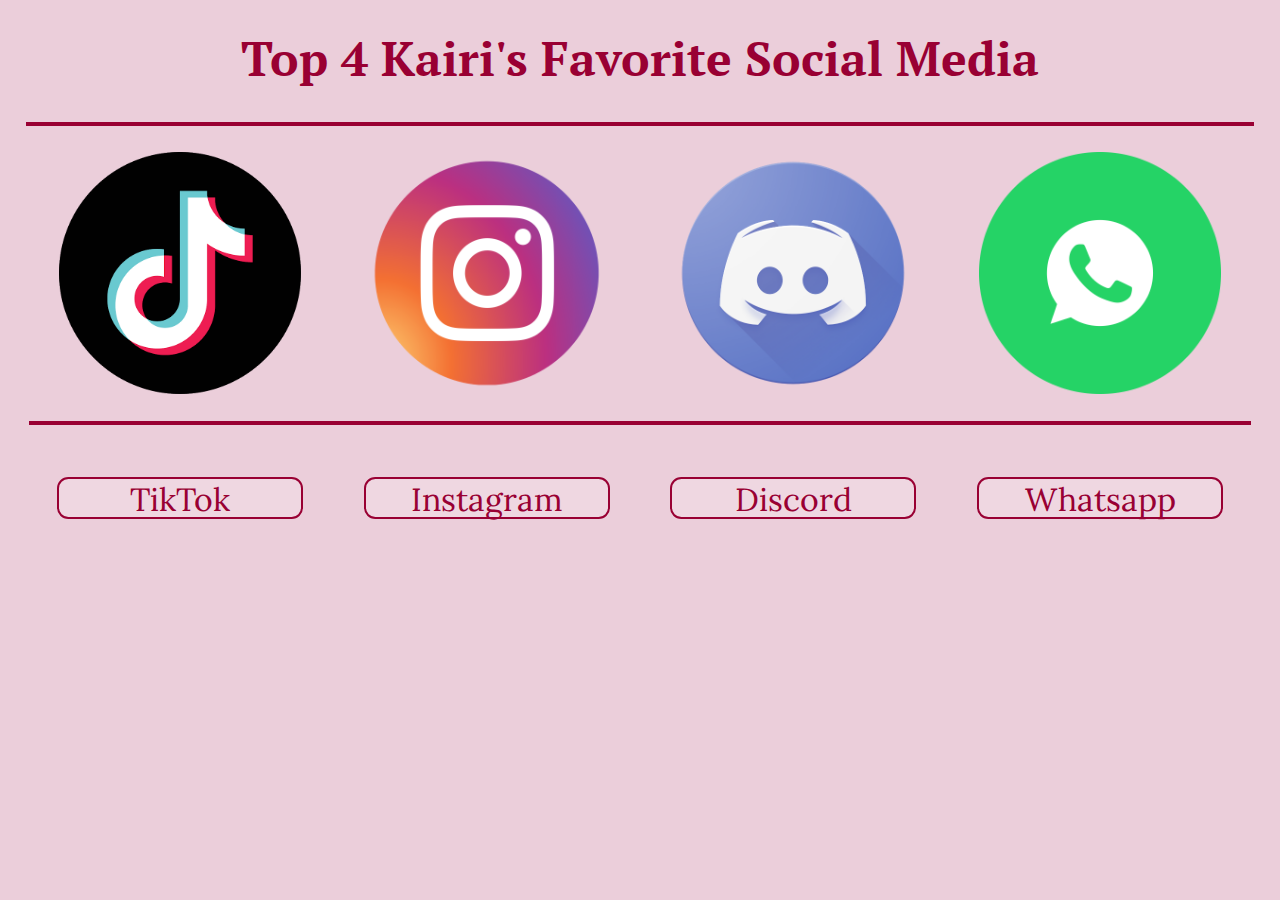
<file: index.html>
<!DOCTYPE html>
<html lang="en">
<head>
    <meta charset="UTF-8">
    <meta http-equiv="X-UA-Compatible" content="IE=edge">
    <meta name="viewport" content="width=device-width, initial-scale=1.0">
    <link rel="stylesheet" href="css.css">
    <link rel="icon" href="icon.png">
    <link rel="preconnect" href="https://fonts.googleapis.com">
    <link rel="preconnect" href="https://fonts.gstatic.com" crossorigin>
    <link href="https://fonts.googleapis.com/css2?family=Lora:wght@500&family=Mukta:wght@300&family=Noto+Serif:wght@400;700&family=PT+Serif:ital@0;1&display=swap" rel="stylesheet">
    <title>Kai's Sosmeds</title>
</head>
<body>
    <h1>
        Top 4 Kairi's Favorite Social Media
    </h1>
    <hr>
    <table class="table1">
        <tr>
            <td>
                <a href="https://vt.tiktok.com/ZSdCSSSWK/" target="_blank">
                    <img class="img1" src="1 tiktok.png" alt="tiktok">
                </a>
            </td>
            <td>
                <a href="https://www.instagram.com/kairijosephine/" target="_blank">
                    <img class="img1" src="2 instagram.png" alt="instagram">
                </a>
            </td>
            <td>
                <a href="discord kai.html" target="_blank">
                    <img class="img1" src="3 discord.png" alt="discord">
                </a>
            </td>
            <td>
                <a href="whatsapp kai.html" target="_blank">
                    <img class="img1" src="4 whatsapp.png" alt="whatsapp">
                </a>
            </td>
        </tr>
        <tr>
            <td colspan="4">
                <hr>
            </td>
        </tr>
        <tr>
            <td colspan="4">
                <br>
                <br>
            </td>
        </tr>
        <tr>
            <td>
                <a href="tiktok.html" target="_blank">
                    <div class="shape1">
                        TikTok
                    </div>
                </a>
            </td>
            <td>
                <a href="instagram.html" target="_blank">
                    <div class="shape1">
                        Instagram
                    </div>
                </a>
            </td>
            <td>
                <a href="discord.html" target="_blank">
                    <div class="shape1">
                        Discord
                    </div>
                </a>
            </td>
            <td>
                <a href="whatsapp.html" target="_blank">
                    <div class="shape1">
                        Whatsapp
                    </div>
                </a>
            </td>
        </tr>
    </table>
</body>
</html>
</file>
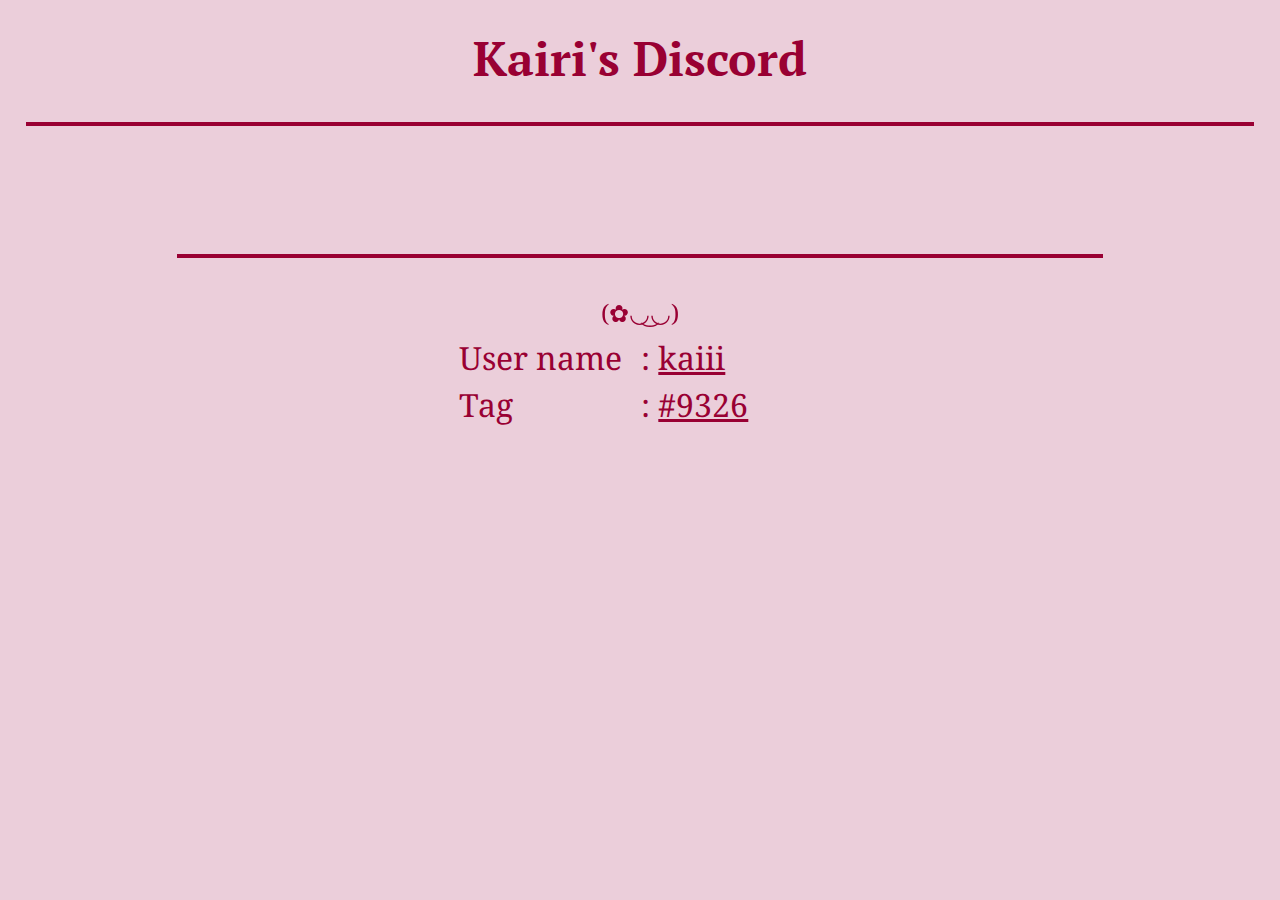
<file: discord kai.html>
<!DOCTYPE html>
<html lang="en">
<head>
    <meta charset="UTF-8">
    <meta http-equiv="X-UA-Compatible" content="IE=edge">
    <meta name="viewport" content="width=device-width, initial-scale=1.0">
    <link rel="stylesheet" href="css.css">
    <link rel="icon" href="icon.png">
    <link rel="preconnect" href="https://fonts.googleapis.com">
    <link rel="preconnect" href="https://fonts.gstatic.com" crossorigin>
    <link href="https://fonts.googleapis.com/css2?family=Lora:wght@500&family=Mukta:wght@300&family=Noto+Serif:wght@400;700&family=PT+Serif:ital@0;1&display=swap" rel="stylesheet">
    <title>Kai's Discord</title>
</head>
    <body>
        <h1>
            Kairi's Discord
        </h1>
        <hr>
        <marquee behavior="slide" scrollamount="10" direction="left" class="scroll1">
            Username & Tag, akun discord Kairi
        </marquee>
        <hr class="garis1">
        <marquee behavior="slide" scrollamount="10" direction="down" class="scroll2">
            (✿◡‿◡)
        </marquee>
        <table class="table2">
            <tr>
                <td>
                    User name
                </td>
                <td>
                    : <u>kaiii</u>
                </td>
            </tr>
            <tr>
                <td>
                    Tag
                </td>
                <td>
                    : <u>#9326</u>
                </td>
            </tr>
        </table>
    </body>
</html>
</file>
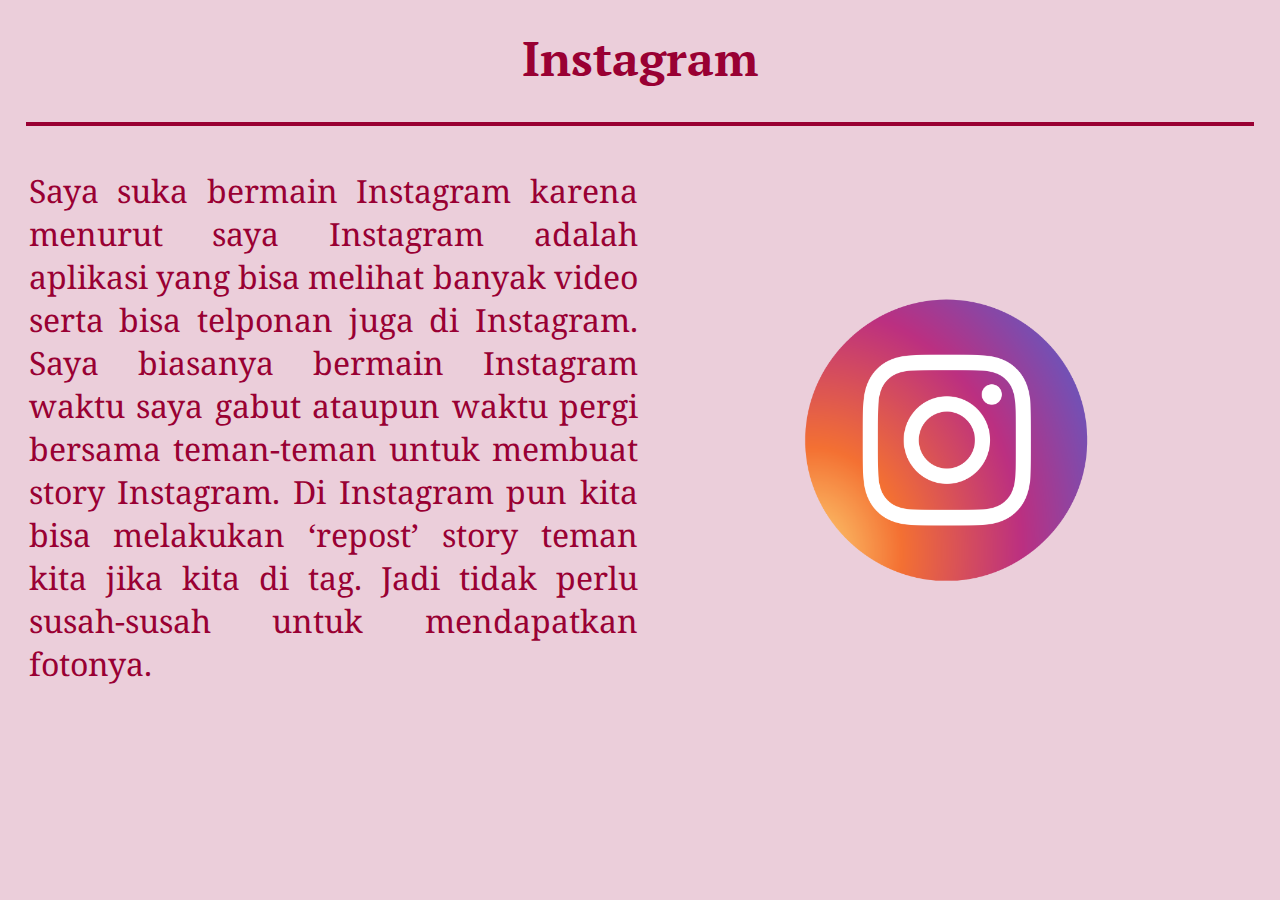
<file: instagram.html>
<!DOCTYPE html>
<html lang="en">
<head>
    <meta charset="UTF-8">
    <meta http-equiv="X-UA-Compatible" content="IE=edge">
    <meta name="viewport" content="width=device-width, initial-scale=1.0">
    <link rel="stylesheet" href="css.css">
    <link rel="icon" href="icon.png">
    <link rel="preconnect" href="https://fonts.googleapis.com">
    <link rel="preconnect" href="https://fonts.gstatic.com" crossorigin>
    <link href="https://fonts.googleapis.com/css2?family=Lora:wght@500&family=Mukta:wght@300&family=Noto+Serif:wght@400;700&family=PT+Serif:ital@0;1&display=swap" rel="stylesheet">
    <title>Instagram</title>
</head>
<body>
    <h1>
        Instagram
    </h1>
    <hr>
    <table>
        <tr>
            <td>
                <p class="paragraf2">
                    Saya suka bermain Instagram karena menurut saya Instagram adalah aplikasi yang bisa melihat banyak video serta bisa telponan juga di Instagram. Saya biasanya bermain Instagram waktu saya gabut ataupun waktu pergi bersama teman-teman untuk membuat story Instagram. Di Instagram pun kita bisa melakukan ‘repost’ story teman kita jika kita di tag. Jadi tidak perlu susah-susah untuk mendapatkan fotonya.
                </p>
            </td>
            <td class="td1">
                <img src="2 instagram.png" alt="tiktok" class="img3">
            </td>
        </tr>
    </table>
</body>
</html>
</file>
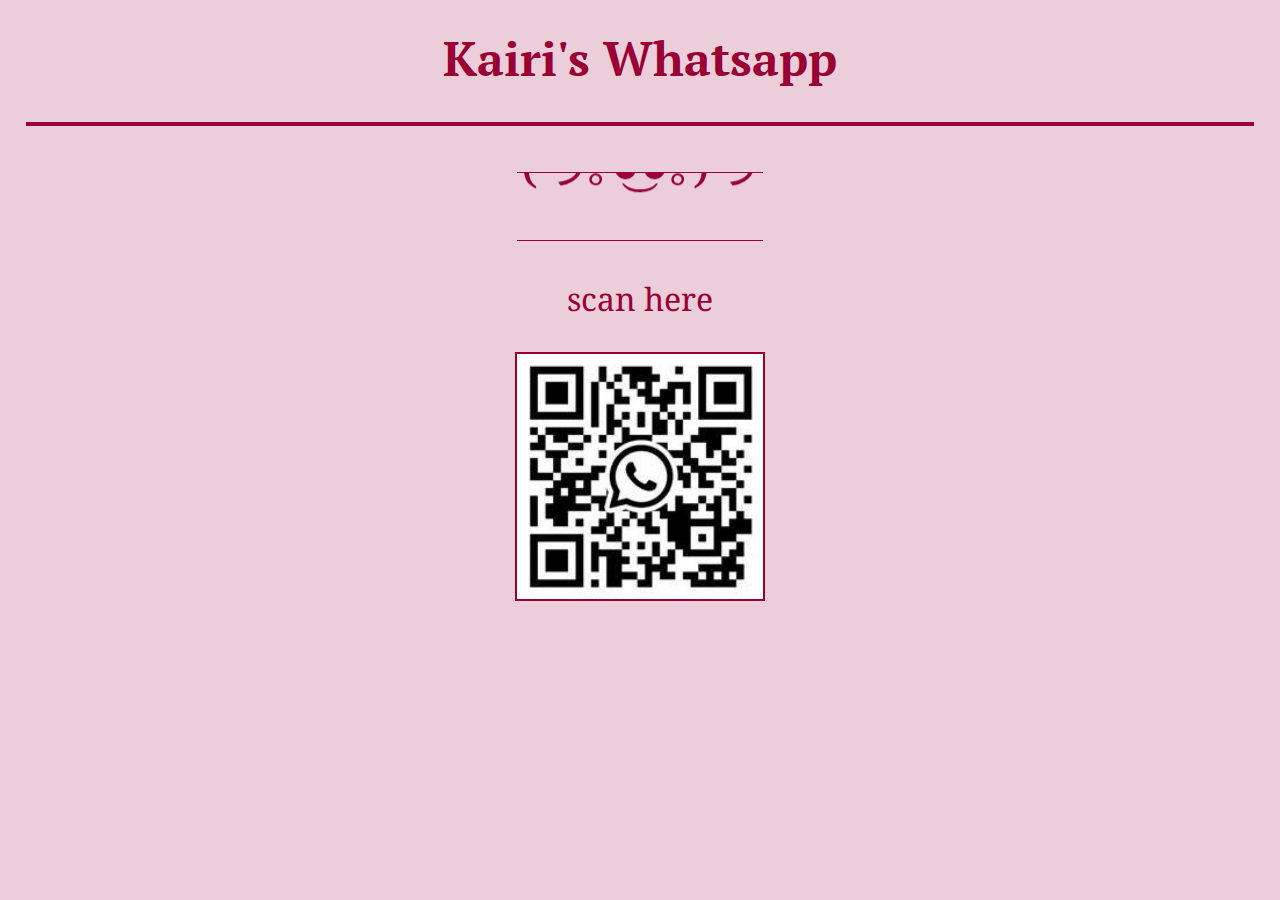
<file: whatsapp kai.html>
<!DOCTYPE html>
<html lang="en">
<head>
    <meta charset="UTF-8">
    <meta http-equiv="X-UA-Compatible" content="IE=edge">
    <meta name="viewport" content="width=device-width, initial-scale=1.0">
    <link rel="stylesheet" href="css.css">
    <link rel="icon" href="icon.png">
    <link rel="preconnect" href="https://fonts.googleapis.com">
    <link rel="preconnect" href="https://fonts.gstatic.com" crossorigin>
    <link href="https://fonts.googleapis.com/css2?family=Lora:wght@500&family=Mukta:wght@300&family=Noto+Serif:wght@400;700&family=PT+Serif:ital@0;1&display=swap" rel="stylesheet">
    <title>Kai's Whatsapp</title>
</head>
<body>
    <h1>
        Kairi's Whatsapp
    </h1>
    <hr>
    <marquee behavior="slide" scrollamount="10" direction="down" class="scroll3">
        (づ｡◕‿◕｡)づ
    </marquee>
    <p class="paragraf1">
        scan here
    </p>
    <img src="qr kai.jpeg" alt="qr code" class="img2">
</body>
</html>
</file>
<file: css.css>
a{
    text-decoration: none;
}
body{
    background-color: rgb(235, 206, 218);
    color: rgb(153, 0, 51);
    margin: 2%;
}
h1{
    margin-top: 2%;
    text-align: center;
    font-family: 'PT Serif', serif;
    font-size: 300%;
}
hr{
    border: 2px solid rgb(153, 0, 51);
}
table{
    width: 100%;
}
img{
    width: 80%;
    height: 80%;
}
td{
    width: 25%;
}
.center{
    display: block;
    margin-left: auto;
    margin-right: auto;
    margin-top: 5cm;
}
.garis1{
    margin-bottom: 1cm;
    margin-left: 4cm;
    margin-right: 4cm;
}
.img1{
    display: block;
    margin: auto;
    margin-top: 5%;
    margin-bottom: 5%;
}
.img2{
    display: block;
    margin: auto;
    width: 20%;
    height: 20%s;
    border: 2px solid rgb(153, 0, 51);
}
.img3{
    display: block;
    margin: auto;
    width: 50%;
    height: 50%;
    margin-top: 0.7cm;
}
.paragraf1{
    font-family: 'Noto Serif', serif;
    font-size: 200%;
    text-align: center;
}
.paragraf2{
    font-family: 'Noto Serif', serif;
    font-size: 200%;
    text-align: justify;
}
.table1{
    width: 100%;
}
.scroll1{
    font-family: 'Noto Serif', serif;
    font-size: 150%;
    text-align: center;
    margin: 1cm;
}
.scroll2{
    font-family: 'Noto Serif', serif;
    font-size: 150%;
    text-align: center;
}
.scroll3{
    font-family: 'Noto Serif', serif;
    font-size: 300%;
    text-align: center;
    border-top: 1px solid rgb(153, 0, 51);
    border-bottom: 1px solid rgb(153, 0, 51);
    margin-left: 13cm;
    margin-right: 13cm;
    margin-top: 1cm;
}
.shape1{
    width: 80%;
    display: block;
    margin: auto;
    height: 1cm;
    border: 2px solid rgb(153, 0, 51);
    border-radius:0.3cm ;
    background-color: rgba(255, 255, 255, 0.2);
    text-align: center;
    font-size: 200%;
    color: rgb(153, 0, 51);
    font-family: 'Lora', serif;
}
.table2{
    width: 30%;
    margin: auto;
    font-size: 200%;
    font-family: 'Noto Serif', serif;
}
</file>
